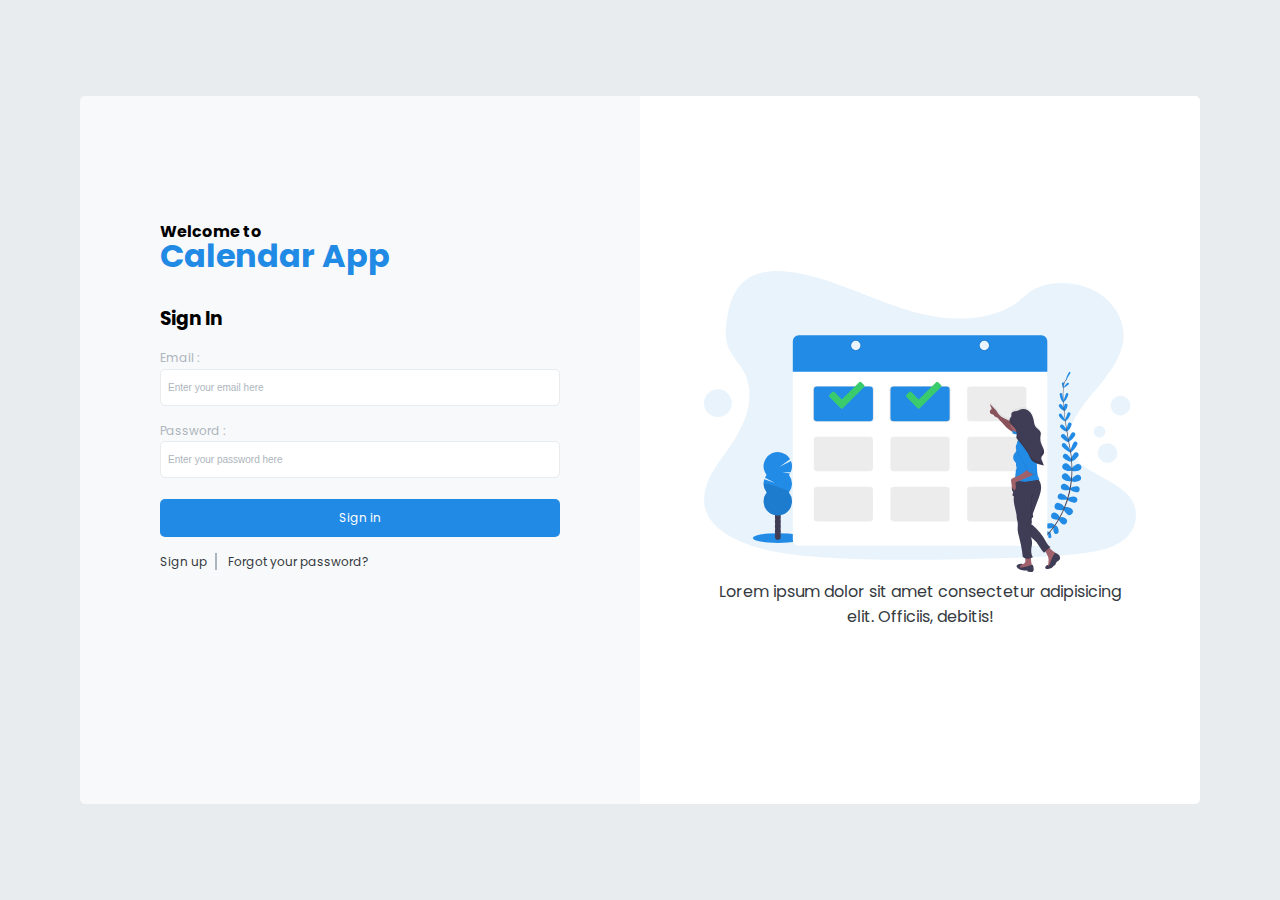
<file: index.html>
<!DOCTYPE html>
<html lang="en">
  <head>
    <meta charset="UTF-8" />
    <meta name="viewport" content="width=device-width, initial-scale=1.0" />
    <title>Basit Qadeer Project</title>
    <link rel="stylesheet" href="./index.css" />
    <!-- Custom Fonts -->
    <link
      href="https://fonts.googleapis.com/css2?family=Poppins:ital,wght@0,100;0,200;0,300;0,400;0,600;0,700;0,800;0,900;1,100;1,200;1,300;1,500;1,600;1,700;1,800;1,900&display=swap"
      rel="stylesheet"
    />
  </head>
  <body>
    <div class="background">
      <div class="container">
        <div class="form">
          <div class="text">
            <h4>Welcome to</h4>
            <h1>Calendar App</h1>
          </div>
          <div class="in">
            <h3>Sign In</h3>
            <div class="email">
              <label for="email" class="labels">Email :</label>
              <input
                type="email"
                id="email"
                name="email"
                placeholder="Enter your email here"
              />
            </div>
            <div class="password">
              <label for="password" class="labels">Password :</label>
              <input
                type="password"
                id="password"
                name="password"
                placeholder="Enter your password here"
              />
            </div>
            <div class="button">Sign in</div>
          </div>
          <div class="up">
            <span class="spanBorder">Sign up</span>
            <span>Forgot your password?</span>
          </div>
        </div>
        <div class="svg">
          <div class="centering">
            <img
              src="./Assets/Illustration/undraw_booking_33fn.svg"
              alt=""
              width="100%"
            />
            <p>
              Lorem ipsum dolor sit amet consectetur adipisicing elit. Officiis,
              debitis!
            </p>
          </div>
        </div>
      </div>
    </div>
  </body>
</html>
</file>
<file: index.css>
:root {
  --backgroundColor: #e9ecef;
  --whiteColor: #ffffff;
  --blueColor: #218ae5;
  --formBackgoundColor: #f8f9fa;
  --borderRadius: 5px;
  --fontFamily: CustomFont;
  --textColorPrimary: #343a40;
  --textColorSecondary: #adb5bd;
  --textColorTertiary: #dee2e6;
}

* {
  margin: 0px;
  padding: 0px;
  box-sizing: border-box;
}
body {
  font-family: "poppins";
}
.background {
  background: var(--backgroundColor);
  height: 100vh;
}
.container {
  padding: 6rem 5rem;
  display: grid;
  grid-template: 1fr/1fr 1fr;
  height: 100%;
}

.svg {
  background: var(--whiteColor);
  border-top-right-radius: var(--borderRadius);
  border-bottom-right-radius: var(--borderRadius);
  display: flex;
  justify-content: center;
  align-items: center;
}

.form {
  background: var(--formBackgoundColor);
  border-top-left-radius: var(--borderRadius);
  border-bottom-left-radius: var(--borderRadius);
  padding: 8rem 5rem;
}
.text {
  line-height: 1;
}
.in {
  margin-top: 2rem;
}
.email,
.password {
  margin-top: 1rem;
  font-size: 12px;
}
.password {
  margin-bottom: 1.3rem;
}
.labels {
  color: var(--textColorSecondary);
  display: block;
  margin-bottom: 0.1rem;
}
#email,
#password {
  padding: 12px 7px;
  width: 100%;
  font-size: 10px;
  border: 2px solid rgba(248, 249, 250, 0.2);
  border-radius: 5px;
  border: 1px solid #e9ecef;
}

.button {
  width: 100%;
  background: var(--blueColor);
  color: var(--whiteColor);
  font-size: 12px;
  text-align: center;
  padding: 10px;
  border-radius: var(--borderRadius);
  cursor: pointer;
}
.button:hover {
  background: rgba(33, 138, 229, 0.8);
}
.up {
  margin-top: 1rem;
  font-size: 12px;
  color: var(--textColorPrimary);
}
span {
  margin-right: 0.5rem;
  padding-right: 0.5rem;
  color: var(--textColorPrimary);
}
.centering {
  padding: 4rem;
}
p {
  font-size: 16px;
  text-align: center;
  color: var(--textColorPrimary);
}
.spanBorder {
  border-right: 2px solid var(--textColorSecondary);
}
h1 {
  color: var(--blueColor);
}
h4 {
}
::placeholder {
  color: var(--textColorSecondary);
  opacity: 1; /* Firefox */
}
</file>
